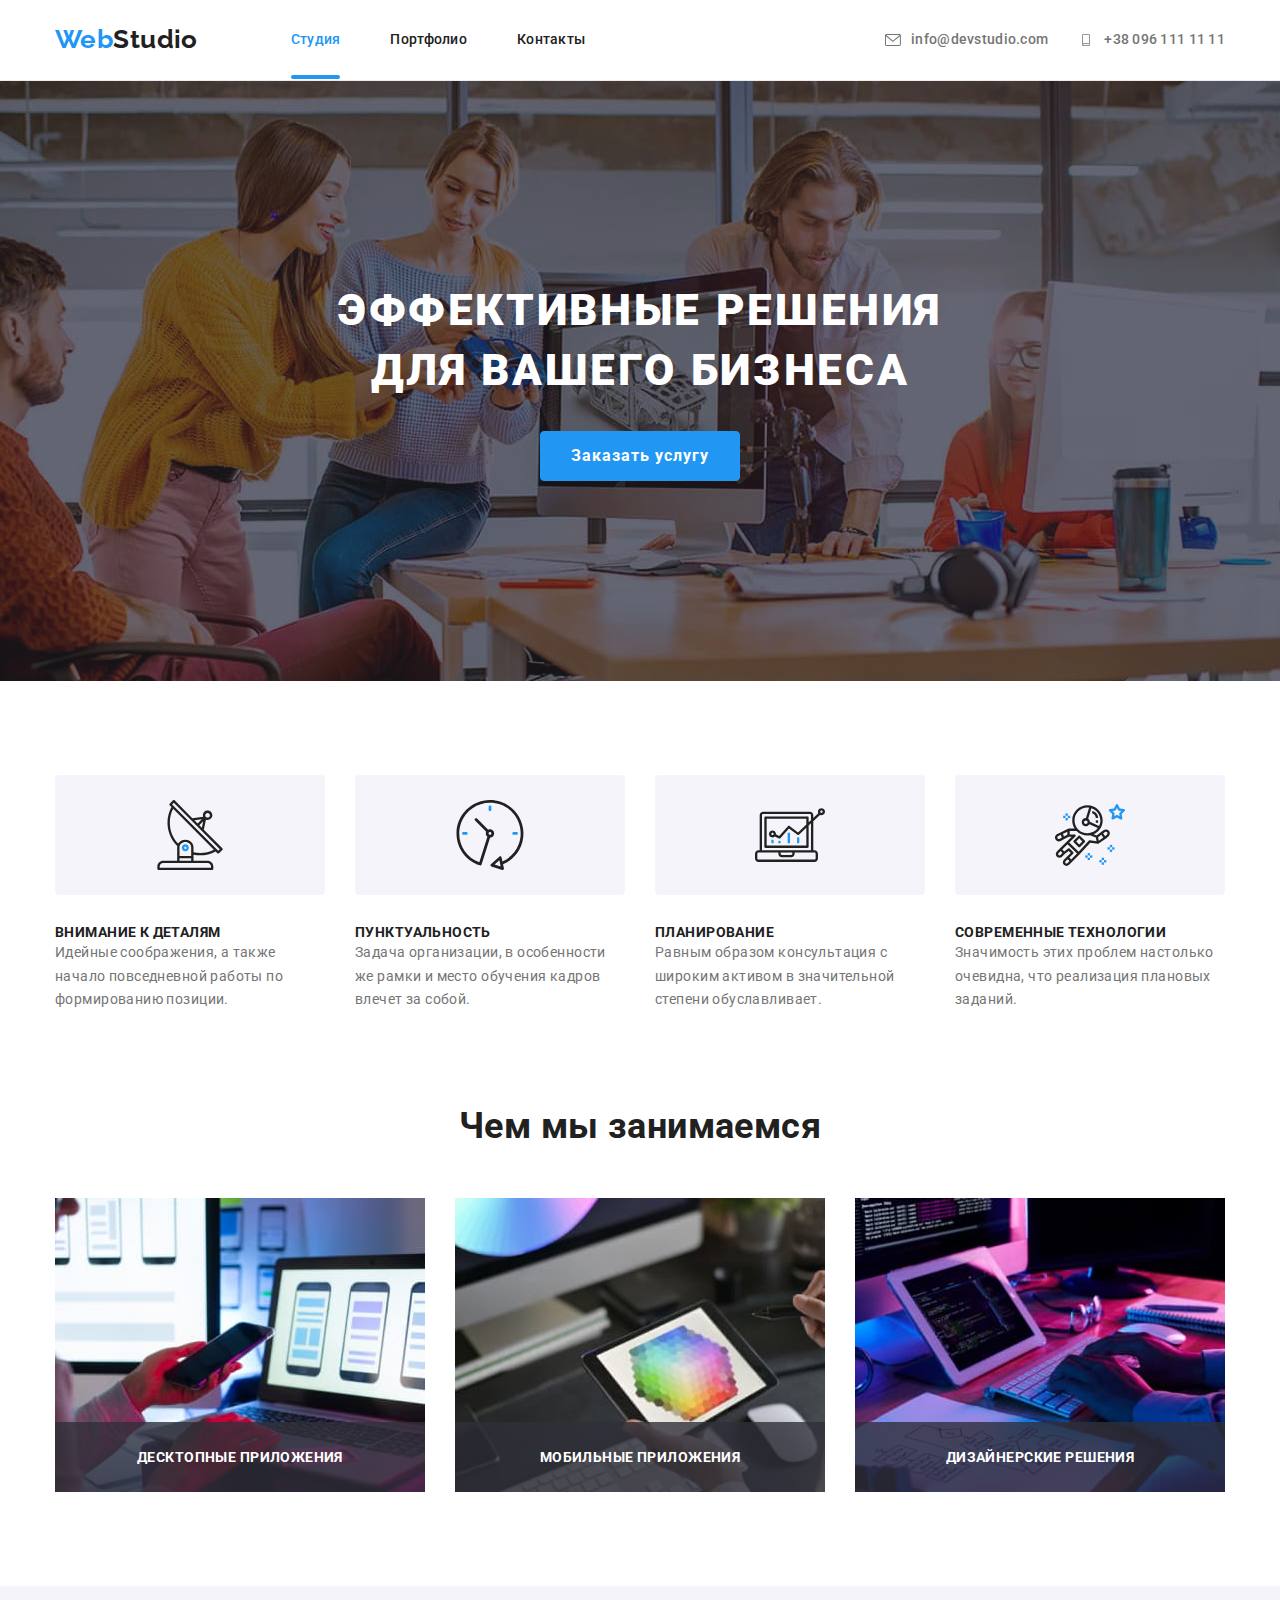
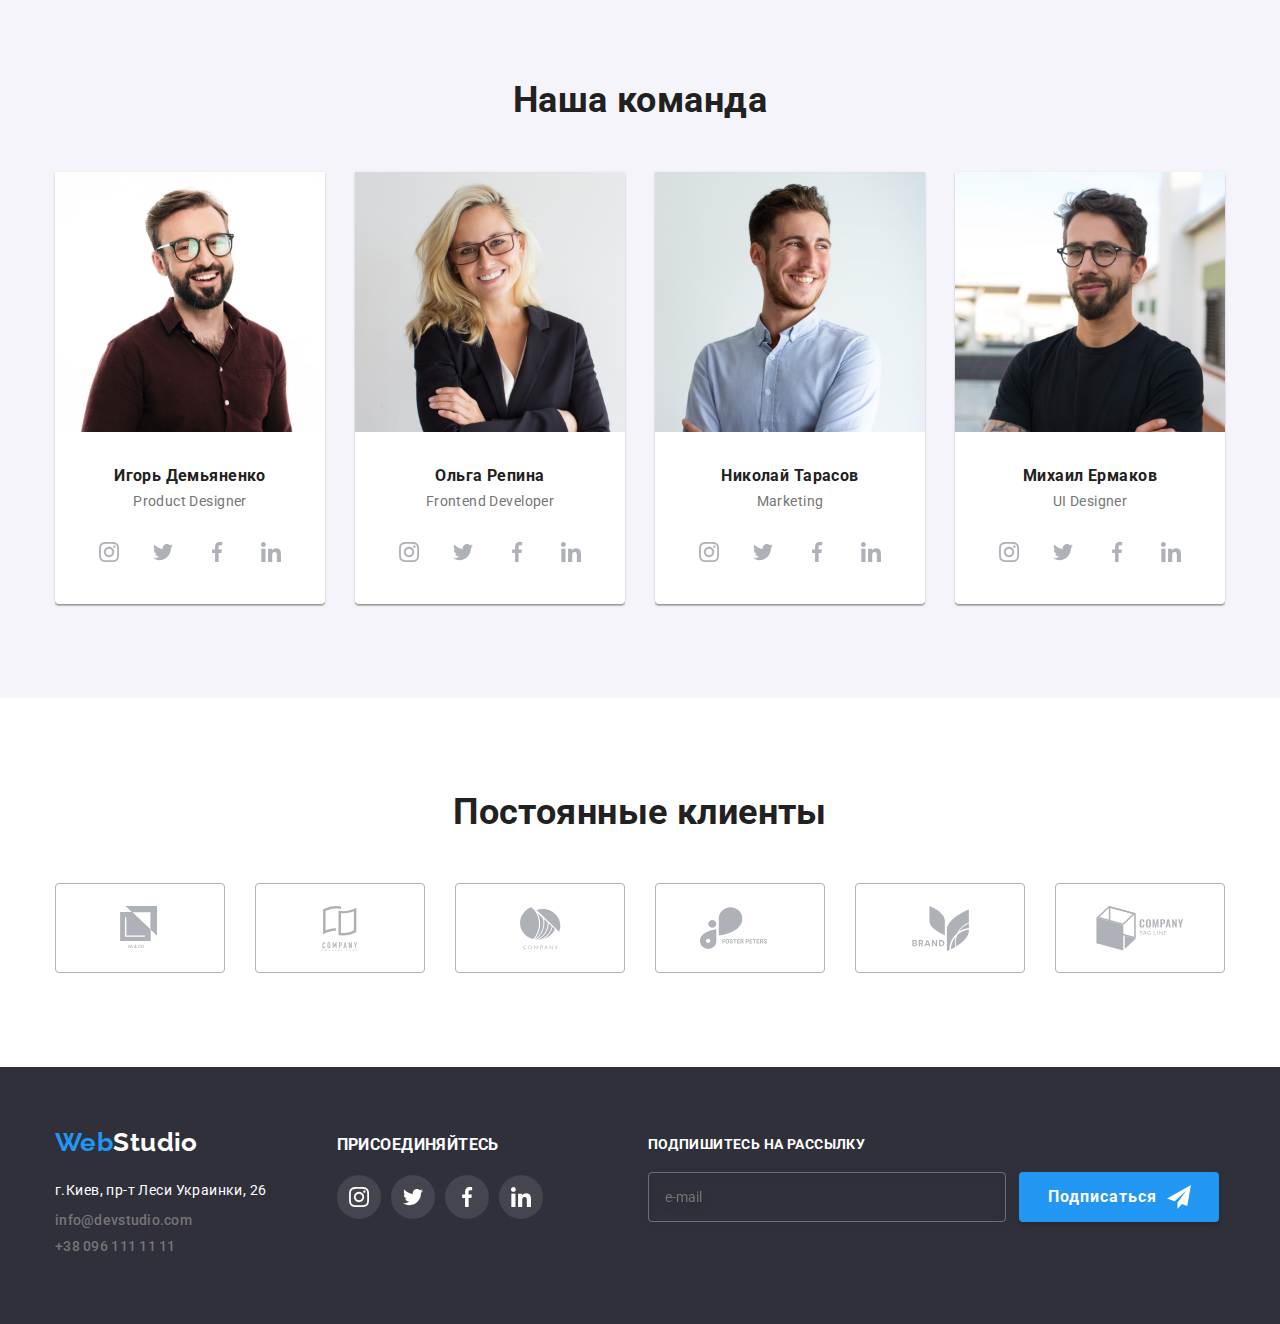
<file: index.html>
<!DOCTYPE html>

<html lang="ru">
    <head>
        <meta charset="UTF-8" />
        <meta http-equiv="X-UA-Compatible" content="IE=edge" />
        <meta name="viewport" content="width=device-width, initial-scale=1.0" />
        <title>Studio</title>
        <link rel="preconnect" href="https://fonts.gstatic.com" />
        <link
            href="https://fonts.googleapis.com/css2?family=Raleway:wght@700&family=Roboto:wght@400;500;700&display=swap"
            rel="stylesheet"
        />
        <link
            rel="stylesheet"
            href="https://cdnjs.cloudflare.com/ajax/libs/modern-normalize/1.0.0/modern-normalize.min.css"
        />
        <link
            rel="stylesheet"
            href="https://cdnjs.cloudflare.com/ajax/libs/animate.css/4.1.1/animate.min.css"
        />
        <link rel="stylesheet" href="./css/main.css" />
    </head>
    <body>
        <header>
            <div class="container header">
                <nav class="header-nav">
                    <a href="./index.html" class="logo logo-header">
                        <span class="logo-blue">Web</span>Studio
                    </a>
                    <ul class="page-ref">
                        <li>
                            <a href="./index.html" class="active page"
                                >Студия</a
                            >
                        </li>
                        <li>
                            <a href="./portfolio.html" class="page"
                                >Портфолио</a
                            >
                        </li>
                        <li>
                            <a
                                href="https://github.com/OrlovskyiPavlo/goit-markup-hw-03"
                                class="page"
                                >Контакты</a
                            >
                        </li>
                    </ul>
                </nav>
                <ul class="contacts">
                    <li>
                        <a href="mailto:info@devstudio.com" class="mail">
                            <svg class="svg-icon" width="16" height="12">
                                <use
                                    href="./images/sprite.svg#icon-envelope"
                                ></use></svg
                            >info@devstudio.com</a
                        >
                    </li>
                    <li>
                        <a href="tel:+380961111111" class="mobile">
                            <svg class="svg-icon" width="10" height="16">
                                <use
                                    href="./images/sprite.svg#icon-smartphone"
                                />
                            </svg>
                            +38 096 111 11 11
                        </a>
                    </li>
                </ul>
            </div>
        </header>
        <main>
            <section class="hero">
                <div class="container wrapper">
                    <h1>Эффективные решения для вашего бизнеса</h1>
                    <button class="button" data-modal-open>
                        Заказать услугу
                    </button>
                </div>
            </section>
            <!-- Особенности -->
            <section class="advantages">
                <div class="container">
                    <!-- заголовок скроем -->
                    <h2 class="visually-hidden">Принципы работы</h2>
                    <ul class="advantages-list">
                        <li class="item details-attantion">
                            <div class="svg-advantages">
                                <svg
                                    class="svg-icon"
                                    width="70px"
                                    height="70px"
                                >
                                    <use
                                        href="./images/sprite.svg#icon-antenna"
                                    ></use>
                                </svg>
                            </div>
                            <h3>Внимание к деталям</h3>
                            <p>
                                Идейные соображения, а также начало повседневной
                                работы по формированию позиции.
                            </p>
                        </li>
                        <li class="item punctuality">
                            <div class="svg-advantages">
                                <svg
                                    class="svg-icon"
                                    width="70px"
                                    height="70px"
                                >
                                    <use
                                        href="./images/sprite.svg#icon-clock"
                                    ></use>
                                </svg>
                            </div>
                            <h3>Пунктуальность</h3>
                            <p>
                                Задача организации, в особенности же рамки и
                                место обучения кадров влечет за собой.
                            </p>
                        </li>
                        <li class="item planning">
                            <div class="svg-advantages">
                                <svg
                                    class="svg-icon"
                                    width="70px"
                                    height="70px"
                                >
                                    <use
                                        href="./images/sprite.svg#icon-diagram"
                                    ></use>
                                </svg>
                            </div>
                            <h3>Планирование</h3>
                            <p>
                                Равным образом консультация с широким активом в
                                значительной степени обуславливает.
                            </p>
                        </li>
                        <li class="item tech">
                            <div class="svg-advantages">
                                <svg
                                    class="svg-icon"
                                    width="70px"
                                    height="70px"
                                >
                                    <use
                                        href="./images/sprite.svg#icon-astronaut"
                                    ></use>
                                </svg>
                            </div>
                            <h3>Современные технологии</h3>
                            <p>
                                Значимость этих проблем настолько очевидна, что
                                реализация плановых заданий.
                            </p>
                        </li>
                    </ul>
                </div>
            </section>
            <!-- Чем мы занимаемся -->
            <section class="occupation">
                <div class="container">
                    <h2 class="occupation-title">Чем мы занимаемся</h2>
                    <ul class="occupation-list">
                        <li class="occupation-list-item">
                            <img
                                src="./images/img01.jpg"
                                alt="Фото рабочего места 1"
                                width="370"
                            />
                            <p>Десктопные приложения</p>
                        </li>
                        <li class="occupation-list-item">
                            <img
                                src="./images/img02.jpg"
                                alt="Фото рабочего места 2"
                                width="370"
                            />
                            <p>Мобильные приложения</p>
                        </li>
                        <li class="occupation-list-item">
                            <img
                                src="./images/img03.jpg"
                                alt="Фото рабочего места 3"
                                width="370"
                            />
                            <p>Дизайнерские решения</p>
                        </li>
                    </ul>
                </div>
            </section>
            <!-- Наша команда -->
            <section class="group">
                <div class="container">
                    <h2>Наша команда</h2>
                    <ul class="employee-list">
                        <li>
                            <img
                                src="./images/img04.jpg"
                                alt="фото Игоря Демьянченко"
                                width="270"
                            />
                            <div class="employee-card">
                                <h3 class="employee-name">Игорь Демьяненко</h3>
                                <p>Product Designer</p>
                                <ul class="group-social">
                                    <li class="social-link">
                                        <a href="#" class="icon">
                                            <svg
                                                class="icon-socials"
                                                width="20"
                                                height="20"
                                            >
                                                <use
                                                    href="./images/sprite.svg#icon-instagram"
                                                ></use>
                                            </svg>
                                        </a>
                                    </li>
                                    <li class="social-link">
                                        <a href="#" class="icon">
                                            <svg
                                                class="icon-socials"
                                                width="20"
                                                height="20"
                                            >
                                                <use
                                                    href="./images/sprite.svg#icon-twitter"
                                                ></use>
                                            </svg>
                                        </a>
                                    </li>
                                    <li class="social-link">
                                        <a href="#" class="icon">
                                            <svg
                                                class="icon-socials"
                                                width="20"
                                                height="20"
                                            >
                                                <use
                                                    href="./images/sprite.svg#icon-facebook"
                                                ></use>
                                            </svg>
                                        </a>
                                    </li>
                                    <li class="social-link">
                                        <a href="#" class="icon">
                                            <svg
                                                class="icon-socials"
                                                width="20"
                                                height="20"
                                            >
                                                <use
                                                    href="./images/sprite.svg#icon-linkedin"
                                                ></use>
                                            </svg>
                                        </a>
                                    </li>
                                </ul>
                            </div>
                        </li>
                        <li>
                            <img
                                src="./images/img05.jpg"
                                alt="фото Ольги Репиной"
                                width="270"
                            />
                            <div class="employee-card">
                                <h3 class="employee-name">Ольга Репина</h3>
                                <p>Frontend Developer</p>
                                <ul class="group-social">
                                    <li class="social-link">
                                        <a href="#" class="icon">
                                            <svg width="20" height="20">
                                                <use
                                                    href="./images/sprite.svg#icon-instagram"
                                                ></use>
                                            </svg>
                                        </a>
                                    </li>
                                    <li class="social-link">
                                        <a href="#" class="icon">
                                            <svg width="20" height="20">
                                                <use
                                                    href="./images/sprite.svg#icon-twitter"
                                                ></use>
                                            </svg>
                                        </a>
                                    </li>
                                    <li class="social-link">
                                        <a href="#" class="icon">
                                            <svg width="20" height="20">
                                                <use
                                                    href="./images/sprite.svg#icon-facebook"
                                                ></use>
                                            </svg>
                                        </a>
                                    </li>
                                    <li class="social-link">
                                        <a href="#" class="icon">
                                            <svg width="20" height="20">
                                                <use
                                                    href="./images/sprite.svg#icon-linkedin"
                                                ></use>
                                            </svg>
                                        </a>
                                    </li>
                                </ul>
                            </div>
                        </li>
                        <li>
                            <img
                                src="./images/img06.jpg"
                                alt="фото Николая Тарасова"
                                width="270"
                            />
                            <div class="employee-card">
                                <h3 class="employee-name">Николай Тарасов</h3>
                                <p>Marketing</p>
                                <ul class="group-social">
                                    <li class="social-link">
                                        <a href="#" class="icon">
                                            <svg width="20" height="20">
                                                <use
                                                    href="./images/sprite.svg#icon-instagram"
                                                ></use>
                                            </svg>
                                        </a>
                                    </li>
                                    <li class="social-link">
                                        <a href="#" class="icon">
                                            <svg width="20" height="20">
                                                <use
                                                    href="./images/sprite.svg#icon-twitter"
                                                ></use>
                                            </svg>
                                        </a>
                                    </li>
                                    <li class="social-link">
                                        <a href="#" class="icon">
                                            <svg width="20" height="20">
                                                <use
                                                    href="./images/sprite.svg#icon-facebook"
                                                ></use>
                                            </svg>
                                        </a>
                                    </li>
                                    <li class="social-link">
                                        <a href="#" class="icon">
                                            <svg width="20" height="20">
                                                <use
                                                    href="./images/sprite.svg#icon-linkedin"
                                                ></use>
                                            </svg>
                                        </a>
                                    </li>
                                </ul>
                            </div>
                        </li>
                        <li>
                            <img
                                src="./images/img07.jpg"
                                alt="фото Михаила Ермакова"
                                width="270"
                            />
                            <div class="employee-card">
                                <h3 class="employee-name">Михаил Ермаков</h3>
                                <p>UI Designer</p>
                                <ul class="group-social">
                                    <li class="social-link">
                                        <a href="#" class="icon">
                                            <svg width="20" height="20">
                                                <use
                                                    href="./images/sprite.svg#icon-instagram"
                                                ></use>
                                            </svg>
                                        </a>
                                    </li>
                                    <li class="social-link">
                                        <a href="#" class="icon">
                                            <svg width="20" height="20">
                                                <use
                                                    href="./images/sprite.svg#icon-twitter"
                                                ></use>
                                            </svg>
                                        </a>
                                    </li>
                                    <li class="social-link">
                                        <a href="#" class="icon">
                                            <svg width="20" height="20">
                                                <use
                                                    href="./images/sprite.svg#icon-facebook"
                                                ></use>
                                            </svg>
                                        </a>
                                    </li>
                                    <li class="social-link">
                                        <a href="#" class="icon">
                                            <svg width="20" height="20">
                                                <use
                                                    href="./images/sprite.svg#icon-linkedin"
                                                ></use>
                                            </svg>
                                        </a>
                                    </li>
                                </ul>
                            </div>
                        </li>
                    </ul>
                </div>
            </section>
            <section class="customers">
                <div class="container">
                    <h2 class="customers-title">Постоянные клиенты</h2>
                    <ul class="customers-list">
                        <li>
                            <a href="#" class="customers-link">
                                <svg
                                    class="icon-company"
                                    width="45"
                                    height="50"
                                >
                                    <use
                                        href="./images/sprite.svg#icon-logo-1"
                                    ></use>
                                </svg>
                            </a>
                        </li>
                        <li>
                            <a href="#" class="customers-link">
                                <svg
                                    class="icon-company"
                                    width="40"
                                    height="52"
                                >
                                    <use
                                        href="./images/sprite.svg#icon-logo-2"
                                    ></use>
                                </svg>
                            </a>
                        </li>
                        <li>
                            <a href="#" class="customers-link">
                                <svg
                                    class="icon-company"
                                    width="41"
                                    height="43"
                                >
                                    <use
                                        href="./images/sprite.svg#icon-logo-3"
                                    ></use>
                                </svg>
                            </a>
                        </li>
                        <li>
                            <a href="#" class="customers-link">
                                <svg
                                    class="icon-company"
                                    width="80"
                                    height="42"
                                >
                                    <use
                                        href="./images/sprite.svg#icon-logo-4"
                                    ></use>
                                </svg>
                            </a>
                        </li>
                        <li>
                            <a href="#" class="customers-link">
                                <svg
                                    class="icon-company"
                                    width="59"
                                    height="47"
                                >
                                    <use
                                        href="./images/sprite.svg#icon-logo-5"
                                    ></use>
                                </svg>
                            </a>
                        </li>
                        <li>
                            <a href="#" class="customers-link">
                                <svg
                                    class="icon-company"
                                    width="88"
                                    height="45"
                                >
                                    <use
                                        href="./images/sprite.svg#icon-logo-6"
                                    ></use>
                                </svg>
                            </a>
                        </li>
                    </ul>
                </div>
            </section>
        </main>
        <!--добро пожаловать в подвал-->
        <footer class="footer">
            <div class="container footer-flex">
                <div>
                    <a class="logo logo-footer" href="./index.html">
                        <span class="logo-blue">Web</span><span>Studio</span>
                    </a>
                    <address class="address">
                        <p>г.Киев, пр-т Леси Украинки, 26</p>
                    </address>
                    <ul class="footer-contacts">
                        <li>
                            <a href="mailto:info@devstudio.com" class="mail"
                                >info@devstudio.com</a
                            >
                        </li>
                        <li>
                            <a href="tel:+380961111111" class="mobile"
                                >+38 096 111 11 11</a
                            >
                        </li>
                    </ul>
                </div>
                <div class="connect">
                    <h3>Присоединяйтесь</h3>
                    <ul class="footer-social-link">
                        <li class="social-link">
                            <a href="#" class="icon">
                                <svg width="20" height="20">
                                    <use
                                        href="./images/sprite.svg#icon-instagram"
                                    ></use>
                                </svg>
                            </a>
                        </li>
                        <li class="social-link">
                            <a href="#" class="icon">
                                <svg width="20" height="20">
                                    <use
                                        href="./images/sprite.svg#icon-twitter"
                                    ></use>
                                </svg>
                            </a>
                        </li>
                        <li class="social-link">
                            <a href="#" class="icon">
                                <svg width="20" height="20">
                                    <use
                                        href="./images/sprite.svg#icon-facebook"
                                    ></use>
                                </svg>
                            </a>
                        </li>
                        <li class="social-link">
                            <a href="#" class="icon">
                                <svg width="20" height="20">
                                    <use
                                        href="./images/sprite.svg#icon-linkedin"
                                    ></use>
                                </svg>
                            </a>
                        </li>
                    </ul>
                </div>
                <div class="subscribe">
                    <h3>Подпишитесь на рассылку</h3>
                    <form action="#" class="footer-subscribe">
                        <input
                            type="email"
                            class="mail-footer-input"
                            name="subscription"
                            placeholder="e-mail"
                        />
                        <button type="submit" class="mail-footer-btn">
                            Подписаться
                            <svg class="plane-icon" width="24" height="24">
                                <use
                                    href="./images/sprite.svg#icon-plane"
                                ></use>
                            </svg>
                        </button>
                    </form>
                </div>
            </div>
        </footer>
        <div class="backdrop is-hidden" data-modal>
            <div class="modal-screen">
                <button type="button" class="close-btn" data-modal-close>
                    <svg width="11" height="11">
                        <use href="./images/sprite.svg#icon-close"></use>
                    </svg>
                </button>
                <h3>Оставьте свои данные, мы вам перезвоним</h3>
                <form action="#" class="modal-form">
                    <label class="modal-form-field">Имя</label>
                    <div class="icon-input">
                        <input
                            type="text"
                            name="user-name"
                            class="modal-form-input"
                            required
                            minlength="2"
                        />
                        <svg
                            class="modal-form-icon person_svg"
                            width="18"
                            height="18"
                        >
                            <use href="./images/sprite.svg#icon-person"></use>
                        </svg>
                    </div>
                    <label class="modal-form-field">Телефон</label>
                    <div class="icon-input">
                        <input
                            type="tel"
                            name="user-phone"
                            class="modal-form-input"
                            required
                            pattern="[0-9]{3}-[0-9]{3}-[0-9]{2}-[0-9]{2}"
                            title="Введите данные в указанном формате"
                        />
                        <svg
                            class="modal-form-icon phone_svg"
                            width="18"
                            height="18"
                        >
                            <use href="./images/sprite.svg#icon-phone"></use>
                        </svg>
                    </div>
                    <label class="modal-form-field">Почта</label>
                    <div class="icon-input">
                        <input
                            type="tel"
                            name="user-email"
                            class="modal-form-input"
                            title="Введите данные в указанном формате"
                        />
                        <svg
                            class="modal-form-icon email_svg"
                            width="18"
                            height="18"
                        >
                            <use href="./images/sprite.svg#icon-email"></use>
                        </svg>
                    </div>
                    <label class="modal-form-field">Сообщение</label>
                    <div class="icon-input">
                        <textarea
                            name="user-message"
                            class="modal-form-message"
                            placeholder="Введите текст"
                        ></textarea>
                    </div>
                    <input
                        type="checkbox"
                        id="user-term"
                        name="user-term"
                        class="modal-form-term visually-hidden"
                    />
                    <label class="check-label" for="user-term"
                        >Соглашаюсь с рассылкой и принимаю&nbsp;
                        <a href="" class="policy_link"
                            >Условия договора</a
                        ></label
                    >
                    <button type="submit" class="modal-form-btn">
                        Отправить
                    </button>
                </form>
            </div>
        </div>
        <script src="./js/modal.js"></script>
        <!--is-hidden (вернуть на место после backdrop)-->
    </body>
</html>
</file>
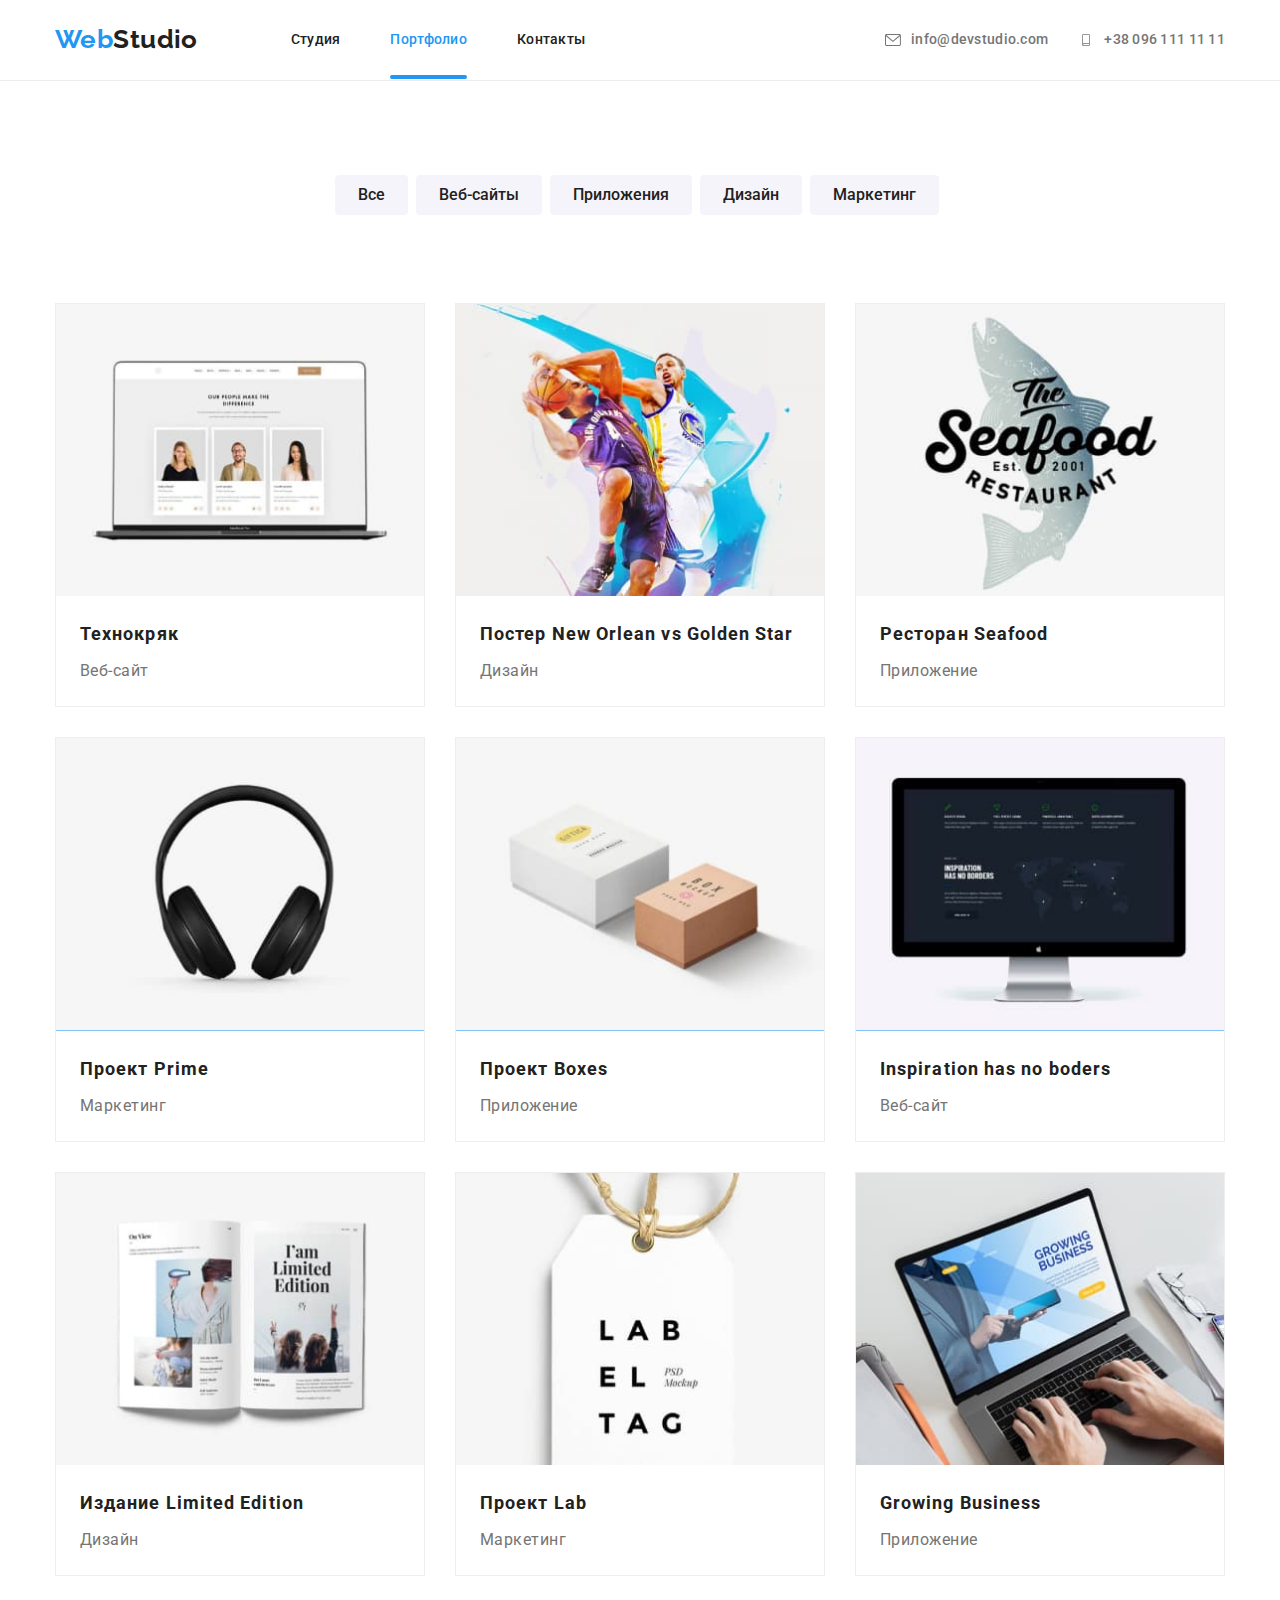
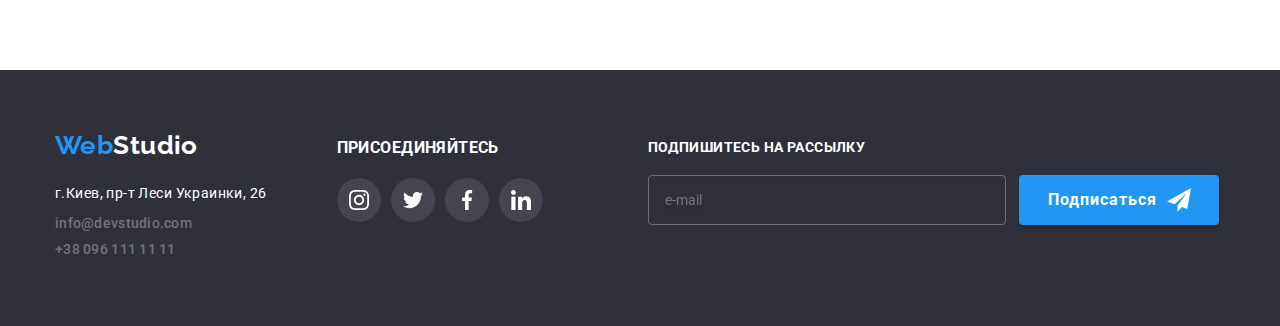
<file: portfolio.html>
<!DOCTYPE html>
<html lang="en">
    <head>
        <meta charset="UTF-8" />
        <meta http-equiv="X-UA-Compatible" content="IE=edge" />
        <meta name="viewport" content="width=device-width, initial-scale=1.0" />
        <title>Portfolio</title>
        <link rel="preconnect" href="https://fonts.gstatic.com" />
        <link
            href="https://fonts.googleapis.com/css2?family=Raleway:wght@700&family=Roboto:wght@400;500;700&display=swap"
            rel="stylesheet"
        />
        <link
            rel="stylesheet"
            href="https://cdnjs.cloudflare.com/ajax/libs/modern-normalize/1.0.0/modern-normalize.min.css"
        />
        <link
            rel="stylesheet"
            href="https://cdnjs.cloudflare.com/ajax/libs/animate.css/4.1.1/animate.min.css"
        />
        <link rel="stylesheet" href="./css/main.css" />
    </head>
    <body>
        <header>
            <div class="container header">
                <nav class="header-nav">
                    <a href="./index.html" class="logo logo-header">
                        <span class="logo-blue">Web</span>Studio
                    </a>
                    <ul class="page-ref">
                        <li>
                            <a href="./index.html" class="page">Студия</a>
                        </li>
                        <li>
                            <a href="./portfolio.html" class="active page"
                                >Портфолио</a
                            >
                        </li>
                        <li>
                            <a href="/contact" class="page">Контакты</a>
                        </li>
                    </ul>
                </nav>
                <ul class="contacts">
                    <li>
                        <a href="mailto:info@devstudio.com" class="mail">
                            <svg class="svg-icon" width="16" height="12">
                                <use
                                    href="./images/sprite.svg#icon-envelope"
                                ></use></svg
                            >info@devstudio.com</a
                        >
                    </li>
                    <li>
                        <a href="tel:+380961111111" class="mobile">
                            <svg class="svg-icon" width="10" height="16">
                                <use
                                    href="./images/sprite.svg#icon-smartphone"
                                ></use></svg
                            >+38 096 111 11 11</a
                        >
                    </li>
                </ul>
            </div>
        </header>
        <main>
            <section class="portfolio">
                <div class="container">
                    <h2 class="visually-hidden">Проекты</h2>
                    <ul class="filter-panel">
                        <li>
                            <button type="button" class="filter-button">
                                Все
                            </button>
                        </li>
                        <li>
                            <button type="button" class="filter-button">
                                Веб-сайты
                            </button>
                        </li>
                        <li>
                            <button type="button" class="filter-button">
                                Приложения
                            </button>
                        </li>
                        <li>
                            <button type="button" class="filter-button">
                                Дизайн
                            </button>
                        </li>
                        <li>
                            <button type="button" class="filter-button">
                                Маркетинг
                            </button>
                        </li>
                    </ul>
                    <ul class="projects-list">
                        <li class="project-item">
                            <a href="#" class="project-link">
                                <div class="board-hidden">
                                    <img
                                        src="./images/portfolio-1.jpg"
                                        alt="Веб-сайт"
                                        width="370"
                                    />
                                    <p class="overlay-block">
                                        Технокряк это современная площадка
                                        распространения коронавируса. Компании
                                        используют эту платформу для цифрового
                                        шпионажа и атак на защищённые сервера
                                        конкурентов.
                                    </p>
                                </div>
                                <h3 class="projects-list-title">Технокряк</h3>
                                <p class="projects-list-type">Веб-сайт</p>
                            </a>
                        </li>
                        <li class="project-item">
                            <a href="#" class="project-link">
                                <div class="board-hidden">
                                    <img
                                        src="./images/portfolio-2.jpg"
                                        alt="Дизайн"
                                        width="370"
                                    />
                                    <p class="overlay-block">
                                        Технокряк это современная площадка
                                        распространения коронавируса. Компании
                                        используют эту платформу для цифрового
                                        шпионажа и атак на защищённые сервера
                                        конкурентов.
                                    </p>
                                </div>
                                <h3 class="projects-list-title">
                                    Постер New Orlean vs Golden Star
                                </h3>
                                <p class="projects-list-type">Дизайн</p>
                            </a>
                        </li>
                        <li class="project-item">
                            <a href="#" class="project-link">
                                <div class="board-hidden">
                                    <img
                                        src="./images/portfolio-3.jpg"
                                        alt="Приложение"
                                        width="370"
                                    />
                                    <p class="overlay-block">
                                        Технокряк это современная площадка
                                        распространения коронавируса. Компании
                                        используют эту платформу для цифрового
                                        шпионажа и атак на защищённые сервера
                                        конкурентов.
                                    </p>
                                </div>
                                <h3 class="projects-list-title">
                                    Ресторан Seafood
                                </h3>
                                <p class="projects-list-type">Приложение</p>
                            </a>
                        </li>
                        <li class="project-item">
                            <a href="#" class="project-link">
                                <div class="board-hidden">
                                    <img
                                        src="./images/portfolio-4.jpg"
                                        alt="Маркетинг"
                                        width="370"
                                    />
                                    <p class="overlay-block">
                                        Технокряк это современная площадка
                                        распространения коронавируса. Компании
                                        используют эту платформу для цифрового
                                        шпионажа и атак на защищённые сервера
                                        конкурентов.
                                    </p>
                                </div>
                                <h3 class="projects-list-title">
                                    Проект Prime
                                </h3>
                                <p class="projects-list-type">Маркетинг</p>
                            </a>
                        </li>
                        <li class="project-item">
                            <a href="#" class="project-link">
                                <div class="board-hidden">
                                    <img
                                        src="./images/portfolio-5.jpg"
                                        alt="Приложение"
                                        width="370"
                                    />
                                    <p class="overlay-block">
                                        Технокряк это современная площадка
                                        распространения коронавируса. Компании
                                        используют эту платформу для цифрового
                                        шпионажа и атак на защищённые сервера
                                        конкурентов.
                                    </p>
                                </div>
                                <h3 class="projects-list-title">
                                    Проект Boxes
                                </h3>
                                <p class="projects-list-type">Приложение</p>
                            </a>
                        </li>
                        <li class="project-item">
                            <a href="#" class="project-link">
                                <div class="board-hidden">
                                    <img
                                        src="./images/portfolio-6.jpg"
                                        alt="Веб-сайт"
                                        width="370"
                                    />
                                    <p class="overlay-block">
                                        Технокряк это современная площадка
                                        распространения коронавируса. Компании
                                        используют эту платформу для цифрового
                                        шпионажа и атак на защищённые сервера
                                        конкурентов.
                                    </p>
                                </div>
                                <h3 class="projects-list-title">
                                    Inspiration has no boders
                                </h3>
                                <p class="projects-list-type">Веб-сайт</p>
                            </a>
                        </li>
                        <li class="project-item">
                            <a href="#" class="project-link">
                                <div class="board-hidden">
                                    <img
                                        src="./images/portfolio-7.jpg"
                                        alt="Дизайн"
                                        width="370"
                                    />
                                    <p class="overlay-block">
                                        Технокряк это современная площадка
                                        распространения коронавируса. Компании
                                        используют эту платформу для цифрового
                                        шпионажа и атак на защищённые сервера
                                        конкурентов.
                                    </p>
                                </div>
                                <h3 class="projects-list-title">
                                    Издание Limited Edition
                                </h3>
                                <p class="projects-list-type">Дизайн</p>
                            </a>
                        </li>
                        <li class="project-item">
                            <a href="#" class="project-link">
                                <div class="board-hidden">
                                    <img
                                        src="./images/portfolio-8.jpg"
                                        alt="Маркетинг"
                                        width="370"
                                    />
                                    <p class="overlay-block">
                                        Технокряк это современная площадка
                                        распространения коронавируса. Компании
                                        используют эту платформу для цифрового
                                        шпионажа и атак на защищённые сервера
                                        конкурентов.
                                    </p>
                                </div>
                                <h3 class="projects-list-title">Проект Lab</h3>
                                <p class="projects-list-type">Маркетинг</p>
                            </a>
                        </li>
                        <li class="project-item">
                            <a href="#" class="project-link">
                                <div class="board-hidden">
                                    <img
                                        src="./images/portfolio-9.jpg"
                                        alt="Приложение"
                                        width="370"
                                    />
                                    <p class="overlay-block">
                                        Технокряк это современная площадка
                                        распространения коронавируса. Компании
                                        используют эту платформу для цифрового
                                        шпионажа и атак на защищённые сервера
                                        конкурентов.
                                    </p>
                                </div>
                                <h3 class="projects-list-title">
                                    Growing Business
                                </h3>
                                <p class="projects-list-type">Приложение</p>
                            </a>
                        </li>
                    </ul>
                </div>
            </section>
        </main>
        <!--добро пожаловать в подвал-->
        <footer class="footer">
            <div class="container footer-flex">
                <div>
                    <a class="logo logo-footer" href="./index.html">
                        <span class="logo-blue">Web</span><span>Studio</span>
                    </a>
                    <address class="address">
                        <p>г.Киев, пр-т Леси Украинки, 26</p>
                    </address>
                    <ul class="footer-contacts">
                        <li>
                            <a href="mailto:info@devstudio.com" class="mail">info@devstudio.com</a>
                        </li>
                        <li>
                            <a href="tel:+380961111111" class="mobile">+38 096 111 11 11</a>
                        </li>
                    </ul>
                </div>
                <div class="connect">
                    <h3>Присоединяйтесь</h3>
                    <ul class="footer-social-link">
                        <li class="social-link">
                            <a href="#" class="icon">
                                <svg width="20" height="20">
                                    <use href="./images/sprite.svg#icon-instagram"></use>
                                </svg>
                            </a>
                        </li>
                        <li class="social-link">
                            <a href="#" class="icon">
                                <svg width="20" height="20">
                                    <use href="./images/sprite.svg#icon-twitter"></use>
                                </svg>
                            </a>
                        </li>
                        <li class="social-link">
                            <a href="#" class="icon">
                                <svg width="20" height="20">
                                    <use href="./images/sprite.svg#icon-facebook"></use>
                                </svg>
                            </a>
                        </li>
                        <li class="social-link">
                            <a href="#" class="icon">
                                <svg width="20" height="20">
                                    <use href="./images/sprite.svg#icon-linkedin"></use>
                                </svg>
                            </a>
                        </li>
                    </ul>
                </div>
                <div class="subscribe">
                    <h3>Подпишитесь на рассылку</h3>
                    <form action="#" class="footer-subscribe">
                        <input type="email" class="mail-footer-input" name="subscription" placeholder="e-mail" />
                        <button type="submit" class="mail-footer-btn">
                            Подписаться
                            <svg class="plane-icon" width="24" height="24">
                                <use href="./images/sprite.svg#icon-plane"></use>
                            </svg>
                        </button>
                    </form>
                </div>
            </div>
        </footer>
    </body>
</html>
</file>
<file: css/main.css>
:root {
    --primary-font-color: #212121;
    --secondary-font-color: #757575;
    --accent-color: #2196f3;
    --second-accent-color: #ffffff;
    --hero-background-color: #2f303a;
    --background-color: #f5f4fa;
    --occupation-color: rgba(47, 48, 58, 0.8);
    --secondary-backround-color: #2f303a;
    --card-shadow: 0px 2px 1px rgba(0, 0, 0, 0.2),
        0px 1px 1px rgba(0, 0, 0, 0.14), 0px 1px 3px rgba(0, 0, 0, 0.12);
    --overlay-background: rgba(33, 150, 243, 0.9);
    --trans-duration: 250ms;
    --cubik: cubic-bezier(0.4, 0, 0.2, 1);
    --modal-bgc: rgba(0, 0, 0, 0.2);
    --hidden-bgc: rgba(33, 150, 243, 0.9);
}

img {
    display: block;
    max-width: 100%;
    height: auto;
}

ul {
    list-style-type: none;
    padding: 0;
    margin: 0;
}

a,
a:visited {
    text-decoration: none;
}

h1,
h2,
h3,
h4,
h5,
h6,
p {
    margin: 0;
}

ul,
ol {
    margin: 0;
    padding: 0;
}

body {
    font-family: 'Roboto', sans-serif;
    font-weight: 400;
    letter-spacing: 0.03em;
    font-size: 14px;
    line-height: 1.71;
    color: var(--primary-font-color);
    margin: 0px;
}

h1 {
    font-weight: 900;
    font-size: 44px;
    line-height: 1.36;
    letter-spacing: 0.06em;
    text-align: center;
    color: #ffffff;
    text-transform: uppercase;
}

h2 {
    font-size: 36px;
    line-height: 1.16;
    font-weight: 700;
    text-align: center;
}

h3 p {
    font-style: normal;
    font-weight: normal;
    font-size: 14px;
    line-height: 1.7;
    color: var(--secondary-font-color);
    letter-spacing: 0.03em;
}

.visually-hidden {
    position: absolute !important;
    clip: rect(1px 1px 1px 1px);
    clip: rect(1px, 1px, 1px, 1px);
    padding: 0 !important;
    border: 0 !important;
    height: 1px !important;
    width: 1px !important;
    overflow: hidden;
}

.container {
    width: 1200px;
    padding-left: 15px;
    padding-right: 15px;
    margin-left: auto;
    margin-right: auto;
}

.logo {
    font-family: 'Raleway', sans-serif;
    font-weight: 700;
    font-size: 26px;
    line-height: 1.19;
    padding-top: 24px;
    padding-bottom: 25px;
}

.logo-header {
    color: var(--primary-font-color);
}

.logo-footer {
    color: var(--second-accent-color);
}

.logo-blue {
    color: var(--accent-color);
}

header {
    border-bottom: 1px solid #ececec;
}

.header {
    display: -webkit-box;
    display: -ms-flexbox;
    display: flex;
    -webkit-box-align: center;
    -ms-flex-align: center;
    align-items: center;
}

.header-nav {
    display: -webkit-box;
    display: -ms-flexbox;
    display: flex;
    -webkit-box-align: center;
    -ms-flex-align: center;
    align-items: center;
}

.header-nav .page {
    position: relative;
    -webkit-transition-timing-function: var(--cubik);
    transition-timing-function: var(--cubik);
    -webkit-transition-duration: var(--trans-duration);
    transition-duration: var(--trans-duration);
}

.header-nav .active.page::after {
    content: '';
    position: absolute;
    background-color: var(--accent-color);
    width: 100%;
    height: 4px;
    border-radius: 2px;
    bottom: 0;
    left: 0;
}

.logo.logo-header {
    margin-right: 93px;
}

.page-ref {
    display: -webkit-box;
    display: -ms-flexbox;
    display: flex;
}

.page-ref li:not(:last-child) {
    margin-right: 50px;
}

.page:focus {
    outline: none;
    color: var(--accent-color);
}

.page {
    color: var(--primary-font-color);
    padding-top: 32px;
    padding-bottom: 32px;
}

.page-ref,
a:visited {
    letter-spacing: 0.02em;
    line-height: 1.14;
    font-weight: 500;
}

.page-ref a:hover,
.mail:hover,
.mobile:hover {
    color: var(--accent-color);
}

.active.page {
    color: var(--accent-color);
}

.contacts {
    display: -webkit-box;
    display: -ms-flexbox;
    display: flex;
    margin-left: auto;
}

.contacts li:last-child {
    margin-left: 30px;
}

.mail,
.mobile {
    display: -webkit-box;
    display: -ms-flexbox;
    display: flex;
    -webkit-box-align: center;
    -ms-flex-align: center;
    align-items: center;
    letter-spacing: 0.02em;
    line-height: 1.2;
    font-weight: 500;
    color: var(--secondary-font-color);
    -webkit-transition-property: color;
    transition-property: color;
    -webkit-transition-timing-function: var(--cubik);
    transition-timing-function: var(--cubik);
    -webkit-transition-duration: var(--trans-duration);
    transition-duration: var(--trans-duration);
}

.svg-icon {
    -webkit-transition-property: fill;
    transition-property: fill;
    -webkit-transition-timing-function: var(--cubik);
    transition-timing-function: var(--cubik);
    -webkit-transition-duration: var(--trans-duration);
    transition-duration: var(--trans-duration);
}

.hero {
    display: -webkit-box;
    display: -ms-flexbox;
    display: flex;
    -webkit-box-orient: vertical;
    -webkit-box-direction: normal;
    -ms-flex-direction: column;
    flex-direction: column;
    -webkit-box-align: center;
    -ms-flex-align: center;
    align-items: center;
    -webkit-box-pack: center;
    -ms-flex-pack: center;
    justify-content: center;
    text-align: center;
    max-width: 1600px;
    height: 600px;
    margin: 0 auto;
    background-color: var(--hero-background-color);
    background-position: center;
    background-size: cover;
    background-image: -webkit-gradient(
            linear,
            left top,
            left bottom,
            from(rgba(47, 48, 58, 0.4)),
            to(rgba(47, 48, 58, 0.4))
        ),
        url(../images/hero.jpg);
    background-image: linear-gradient(
            rgba(47, 48, 58, 0.4),
            rgba(47, 48, 58, 0.4)
        ),
        url(../images/hero.jpg);
}

.button,
.button:focus {
    width: 200px;
    height: 50px;
    border: 1px solid var(--accent-color);
    background-color: var(--accent-color);
    letter-spacing: 0.06em;
    line-height: 1.87;
    font-size: 16px;
    font-family: 'Roboto', sans-serif;
    color: var(--second-accent-color);
    font-weight: 700;
    outline: none;
    cursor: pointer;
    margin-top: 30px;
    border-radius: 4px;
}

.wrapper {
    width: 696px;
    margin: 0 auto;
}

.advantages {
    line-height: 1.1;
    letter-spacing: 0.03em;
    padding-top: 94px;
    padding-bottom: 94px;
}

.advantages ul {
    display: -webkit-box;
    display: -ms-flexbox;
    display: flex;
    -webkit-box-pack: justify;
    -ms-flex-pack: justify;
    justify-content: space-between;
}

.advantages li:last-child {
    margin-right: 0;
}

.advantages li {
    width: 270px;
}

.advantages h3 {
    font-size: 14px;
    line-height: 1.14;
    font-weight: 700;
    text-transform: uppercase;
    color: var(--primary-font-color);
}

.advantages,
.group p {
    line-height: 1.7;
    color: var(--secondary-font-color);
}

.svg-advantages {
    width: 270px;
    height: 120px;
    background-color: var(--background-color);
    margin-bottom: 30px;
    display: -webkit-box;
    display: -ms-flexbox;
    display: flex;
    -webkit-box-pack: center;
    -ms-flex-pack: center;
    justify-content: center;
    -webkit-box-align: center;
    -ms-flex-align: center;
    align-items: center;
    border-radius: 4px;
}

.occupation {
    padding-bottom: 94px;
}

.occupation-title {
    margin-bottom: 50px;
}

.occupation-list {
    display: -webkit-box;
    display: -ms-flexbox;
    display: flex;
    -webkit-box-pack: justify;
    -ms-flex-pack: justify;
    justify-content: space-between;
}

.occupation-list {
    position: relative;
}

.occupation-list p {
    position: absolute;
    bottom: 0;
    width: 370px;
    background-color: rgba(47, 48, 58, 0.8);
    padding-top: 27px;
    padding-bottom: 27px;
    margin: 0;
    text-transform: uppercase;
    font-weight: 700;
    font-size: 14px;
    line-height: 16px;
    text-align: center;
    letter-spacing: 0.03em;
    color: #ffffff;
}

.group {
    background-color: var(--background-color);
    display: -webkit-box;
    display: -ms-flexbox;
    display: flex;
    padding-top: 94px;
    padding-bottom: 94px;
}

.employee-list {
    display: -webkit-box;
    display: -ms-flexbox;
    display: flex;
    -webkit-box-pack: justify;
    -ms-flex-pack: justify;
    justify-content: space-between;
}

.employee-list li:last-child {
    margin-right: 0;
}

.employee-card {
    padding-top: 30px;
    padding-bottom: 30px;
}

.group h2 {
    margin-bottom: 50px;
}

.employee-list > li {
    background-color: #ffffff;
    width: 270px;
    -webkit-box-shadow: var(--card-shadow);
    box-shadow: var(--card-shadow);
    border-radius: 0px 0px 4px 4px;
    text-align: center;
}

.customers-title {
    margin-bottom: 50px;
}

.customers-list {
    display: -webkit-box;
    display: -ms-flexbox;
    display: flex;
    -webkit-box-pack: center;
    -ms-flex-pack: center;
    justify-content: center;
    -webkit-box-align: center;
    -ms-flex-align: center;
    align-items: center;
    padding-bottom: 94px;
}

.customers-list li {
    width: 170px;
    height: 90px;
    margin-right: 30px;
}

.customers-list li:last-child {
    margin-right: 0;
}

.customers-list a {
    border: 1px solid #afb1b8;
    border-radius: 4px;
    margin-right: 30px;
    display: -webkit-box;
    display: -ms-flexbox;
    display: flex;
    width: 100%;
    height: 90px;
    -webkit-box-pack: center;
    -ms-flex-pack: center;
    justify-content: center;
    -webkit-box-align: center;
    -ms-flex-align: center;
    align-items: center;
}

.customers {
    padding-top: 94px;
}

.customers-link {
    -webkit-transition-property: border;
    transition-property: border;
    -webkit-transition-timing-function: var(--cubik);
    transition-timing-function: var(--cubik);
    -webkit-transition-duration: var(--trans-duration);
    transition-duration: var(--trans-duration);
}

.icon-company {
    -webkit-transition-property: fill;
    transition-property: fill;
    -webkit-transition-timing-function: var(--cubik);
    transition-timing-function: var(--cubik);
    -webkit-transition-duration: var(--trans-duration);
    transition-duration: var(--trans-duration);
}

.customers-link svg {
    height: 45px;
    fill: #afb1b8;
}

.customers-link:hover {
    border: 1px solid var(--accent-color);
}

.customers-link:hover svg {
    fill: var(--accent-color);
}

.customers-link:focus {
    outline: none;
    border: 1px solid var(--accent-color);
}

.customers-link:focus svg {
    fill: var(--accent-color);
}

.portfolio {
    display: -webkit-box;
    display: -ms-flexbox;
    display: flex;
    padding-bottom: 94px;
    padding-top: 94px;
}

.filter-panel {
    display: -webkit-box;
    display: -ms-flexbox;
    display: flex;
    -webkit-box-pack: centere;
    -ms-flex-pack: centere;
    justify-content: centere;
    margin-left: 280px;
    padding-bottom: 88px;
}

.filter-panel button {
    font-family: 'Roboto', sans-serif;
    font-weight: 500;
    font-size: 16px;
    line-height: 1.63;
    background-color: var(--background-color);
    color: var(--primary-font-color);
    padding: 6px 22px;
    border-radius: 4px;
    border: 1px solid #f5f4fa;
    -webkit-transition-property: color;
    transition-property: color;
    -webkit-transition-duration: var(--trans-duration);
    transition-duration: var(--trans-duration);
    -webkit-transition-timing-function: var(--cubik);
    transition-timing-function: var(--cubik);
}

.filter-panel button:hover {
    background-color: var(--accent-color);
    border-color: transparent;
    color: var(--second-accent-color);
    cursor: pointer;
    -webkit-box-shadow: 0px 3px 1px rgba(0, 0, 0, 0.1),
        0px 1px 2px rgba(0, 0, 0, 0.08), 0px 2px 2px rgba(0, 0, 0, 0.12);
    box-shadow: 0px 3px 1px rgba(0, 0, 0, 0.1), 0px 1px 2px rgba(0, 0, 0, 0.08),
        0px 2px 2px rgba(0, 0, 0, 0.12);
}

.filter-panel button:focus {
    background-color: var(--accent-color);
    color: var(--second-accent-color);
    outline: none;
    -webkit-box-shadow: 0px 3px 1px rgba(0, 0, 0, 0.1),
        0px 1px 2px rgba(0, 0, 0, 0.08), 0px 2px 2px rgba(0, 0, 0, 0.12);
    box-shadow: 0px 3px 1px rgba(0, 0, 0, 0.1), 0px 1px 2px rgba(0, 0, 0, 0.08),
        0px 2px 2px rgba(0, 0, 0, 0.12);
}

.filter-panel li {
    margin-right: 8px;
}

.filter-panel li:last-child {
    margin-right: 0px;
}

.project-link li {
    width: 370px;
    border: 1px solid #eeeeee;
    margin-left: 30px;
    margin-top: 30px;
}

.project-link {
    font-size: 18px;
    line-height: 2;
    letter-spacing: 0.06em;
    color: var(--primary-font-color);
}

.projects-list {
    display: -webkit-box;
    display: -ms-flexbox;
    display: flex;
    -ms-flex-wrap: wrap;
    flex-wrap: wrap;
    margin-left: -30px;
    margin-top: -30px;
}

.projects-list li {
    width: 370px;
    border: 1px solid #eeeeee;
    margin-left: 30px;
    margin-top: 30px;
}

.projects-list h3 {
    font-weight: 700;
    font-size: 18px;
    letter-spacing: 0.06em;
    line-height: 2;
    text-align: left;
    color: var(--primary-font-color);
    margin-top: 20px;
    margin-left: 24px;
    margin-bottom: 4px;
}

.projects-list-type {
    font-size: 16px;
    line-height: 1.87;
    letter-spacing: 0.03em;
    color: var(--secondary-font-color);
    margin-top: 4px;
    margin-left: 24px;
    margin-bottom: 20px;
}

.project-link {
    display: inline-block;
}

.project-link:focus .overlay-block {
    outline-color: var(--accent-color);
    -webkit-box-shadow: 0px 1px 1px black, 0px 4px 4px black, 1px 4px 6px black;
    box-shadow: 0px 1px 1px black, 0px 4px 4px black, 1px 4px 6px black;
    -webkit-transform: translateY(0%);
    transform: translateY(0%);
    -webkit-transition: -webkit-transform 250ms cubic-bezier(0.4, 0, 0.2, 1);
    transition: -webkit-transform 250ms cubic-bezier(0.4, 0, 0.2, 1);
    transition: transform 250ms cubic-bezier(0.4, 0, 0.2, 1);
    transition: transform 250ms cubic-bezier(0.4, 0, 0.2, 1),
        -webkit-transform 250ms cubic-bezier(0.4, 0, 0.2, 1);
}

.project-link:hover .overlay-block {
    -webkit-box-shadow: 0px 1px 1px black, 0px 4px 4px black, 1px 4px 6px black;
    box-shadow: 0px 1px 1px black, 0px 4px 4px black, 1px 4px 6px black;
    -webkit-transform: translateY(0%);
    transform: translateY(0%);
    -webkit-transition: -webkit-transform 250ms cubic-bezier(0.4, 0, 0.2, 1);
    transition: -webkit-transform 250ms cubic-bezier(0.4, 0, 0.2, 1);
    transition: transform 250ms cubic-bezier(0.4, 0, 0.2, 1);
    transition: transform 250ms cubic-bezier(0.4, 0, 0.2, 1),
        -webkit-transform 250ms cubic-bezier(0.4, 0, 0.2, 1);
}

.board-hidden {
    position: relative;
    overflow: hidden;
}

.overlay-block {
    position: absolute;
    top: 0;
    left: 0;
    height: 100%;
    background-color: var(--overlay-background);
    font-size: 18px;
    line-height: 1.56;
    letter-spacing: 0.03em;
    padding: 63px 24px;
    margin: 0;
    color: #ffffff;
    -webkit-transform: translateY(100%);
    transform: translateY(100%);
}

footer {
    background-color: var(--hero-background-color);
    padding-top: 60px;
    padding-bottom: 60px;
}

.logo.logo-footer {
    display: inline-block;
    padding-top: 0;
    padding-bottom: 0;
}

.address {
    font-style: normal;
    color: var(--second-accent-color);
}

.address p {
    margin-top: 20px;
    margin-bottom: 9px;
}

.footer-contacts li:not(last-child) {
    margin-bottom: 9px;
}

.contacts a {
    font-weight: 500;
    line-height: 1.1;
    color: var(--secondary-font-color);
}

.group-social {
    margin-top: 16px;
    display: -webkit-box;
    display: -ms-flexbox;
    display: flex;
    border-radius: 50%;
    padding-left: 32px;
    padding-right: 32px;
    -webkit-box-pack: justify;
    -ms-flex-pack: justify;
    justify-content: space-between;
}

.social-link {
    width: 44px;
    height: 44px;
    display: -webkit-box;
    display: -ms-flexbox;
    display: flex;
    -webkit-box-pack: center;
    -ms-flex-pack: center;
    justify-content: center;
    -webkit-box-align: center;
    -ms-flex-align: center;
    align-items: center;
    border-radius: 50%;
    -webkit-transition-property: var(--background-color);
    transition-property: var(--background-color);
    -webkit-transition-duration: var(--trans-duration);
    transition-duration: var(--trans-duration);
    -webkit-transition-timing-function: var(--cubik);
    transition-timing-function: var(--cubik);
}

.social-link a {
    width: 100%;
    display: -webkit-box;
    display: -ms-flexbox;
    display: flex;
    -webkit-box-pack: center;
    -ms-flex-pack: center;
    justify-content: center;
    -webkit-box-align: center;
    -ms-flex-align: center;
    align-items: center;
    margin: auto;
    border-radius: 50%;
    height: 100%;
}

.icon {
    display: -webkit-box;
    display: -ms-flexbox;
    display: flex;
    -webkit-box-pack: center;
    -ms-flex-pack: center;
    justify-content: center;
    -webkit-box-align: center;
    -ms-flex-align: center;
    align-items: center;
    width: 100%;
    height: 100%;
}

.social-link svg {
    fill: #afb1b8;
    -webkit-transition-property: fill;
    transition-property: fill;
    -webkit-transition-duration: var(--trans-duration);
    transition-duration: var(--trans-duration);
}

.social-link:hover {
    background-color: var(--accent-color);
}

.social-link:hover svg {
    fill: #ffffff;
}

.icon:focus {
    background-color: var(--accent-color);
}

.icon:focus svg {
    fill: #ffffff;
}

.mail svg {
    width: 16px;
    height: 12px;
    fill: var(--secondary-font-color);
    margin-right: 10px;
    -webkit-transition-property: fill;
    transition-property: fill;
    -webkit-transition-timing-function: var(--cubik);
    transition-timing-function: var(--cubik);
    -webkit-transition-duration: var(--trans-duration);
    transition-duration: var(--trans-duration);
}

.mail:hover svg {
    fill: var(--accent-color);
}

.mail:focus {
    outline: none;
    color: var(--accent-color);
}

.mail:focus svg {
    fill: var(--accent-color);
}

.mobile svg {
    width: 16px;
    height: 12px;
    fill: var(--secondary-font-color);
    margin-right: 10px;
    -webkit-transition-property: fill;
    transition-property: fill;
    -webkit-transition-timing-function: var(--cubik);
    transition-timing-function: var(--cubik);
    -webkit-transition-duration: var(--trans-duration);
    transition-duration: var(--trans-duration);
}

.mobile:hover svg {
    fill: var(--accent-color);
}

.mobile:focus {
    outline: none;
    color: var(--accent-color);
}

.mobile:focus svg {
    fill: var(--accent-color);
}

.footer-flex {
    display: -webkit-box;
    display: -ms-flexbox;
    display: flex;
}

.connect {
    margin-left: 70px;
    text-transform: uppercase;
    color: #ffffff;
    font-size: 14px;
    line-height: 1.14;
    letter-spacing: 0.03em;
    padding-top: 9px;
}

.connect h3 {
    margin-bottom: 20px;
}

.footer-social-link {
    display: -webkit-box;
    display: -ms-flexbox;
    display: flex;
}

.footer-social-link li {
    margin-right: 10px;
}

.footer-social-link a {
    background-color: rgba(255, 255, 255, 0.1);
}

.footer-social-link svg {
    fill: #ffffff;
}

.mail-footer-input {
    width: 358px;
    height: 50px;
    color: var(--second-accent-color);
    border: 1px solid rgba(255, 255, 255, 0.3);
    -webkit-filter: drop-shadow(0px 4px 4px rgba(0, 0, 0, 0.15));
    filter: drop-shadow(0px 4px 4px rgba(0, 0, 0, 0.15));
    border-radius: 4px;
    background-color: transparent;
    padding: 15px 0 15px 16px;
}

.footer-subscribe {
    padding: 0;
}

.subscribe {
    margin-left: 95px;
}

.subscribe h3 {
    font-weight: bold;
    font-size: 14px;
    line-height: 16px;
    letter-spacing: 0.03em;
    text-transform: uppercase;
    color: #ffffff;
    padding-top: 9px;
    padding-bottom: 20px;
}

.mail-footer-btn {
    width: 200px;
    height: 50px;
    background: #2196f3;
    -webkit-box-shadow: 0px 4px 4px rgba(0, 0, 0, 0.15);
    box-shadow: 0px 4px 4px rgba(0, 0, 0, 0.15);
    border-radius: 4px;
    border: none;
    outline: none;
    font-weight: bold;
    font-size: 16px;
    line-height: 1.87;
    text-align: left;
    letter-spacing: 0.06em;
    color: #ffffff;
    position: relative;
    padding-left: 29px;
    margin-left: 10px;
}

.mail-footer-btn svg {
    position: absolute;
    width: 24px;
    height: 24px;
    fill: #ffffff;
    margin-left: 10px;
    margin-top: 3px;
}

.backdrop {
    position: fixed;
    top: 0;
    bottom: 0;
    width: 100vw;
    height: 100vh;
    background-color: rgba(0, 0, 0, 0.2);
    -webkit-transition: opacity 250ms cubic-bezier(0.4, 0, 0.2, 1);
    transition: opacity 250ms cubic-bezier(0.4, 0, 0.2, 1);
}

.modal-screen {
    position: absolute;
    width: 528px;
    height: 580px;
    background-color: #ffffff;
    top: 50%;
    left: 50%;
    -webkit-transform: translate(-50%, -50%);
    transform: translate(-50%, -50%);
    -webkit-box-shadow: 0 1px 3px rgba(0, 0, 0, 0.12),
        0 1px 1px rgba(0, 0, 0, 0.14), 0 2px 1px rgba(0, 0, 0, 0.2);
    box-shadow: 0 1px 3px rgba(0, 0, 0, 0.12), 0 1px 1px rgba(0, 0, 0, 0.14),
        0 2px 1px rgba(0, 0, 0, 0.2);
    border-radius: 4px;
    padding: 40px;
}

.close-btn {
    position: absolute;
    top: 8px;
    right: 8px;
    width: 30px;
    height: 30px;
    background: transparent;
    border-radius: 50%;
    border: 1px, solid, rgba(0, 0, 0, 0.1);
}

.is-hidden {
    opacity: 0;
    visibility: hidden;
    pointer-events: none;
}

.close-btn:focus {
    outline: none;
}

.modal-form {
    display: -webkit-box;
    display: -ms-flexbox;
    display: flex;
    -webkit-box-orient: vertical;
    -webkit-box-direction: normal;
    -ms-flex-direction: column;
    flex-direction: column;
}

.modal-form-field {
    position: relative;
}

.modal-form-input {
    width: 100%;
    height: 40px;
    border: 1px solid rgba(33, 33, 33, 0.2);
    border-radius: 4px;
    padding-left: 42px;
    -webkit-transition: border-color 250ms linear;
    transition: border-color 250ms linear;
}

.modal-form-input:focus {
    outline: none;
    border-color: var(--accent-color);
}

.modal-form-input:focus + .modal-form-icon {
    fill: var(--accent-color);
}

.icon-input {
    position: relative;
}

.modal-form-icon {
    position: absolute;
    top: 0;
    left: 0;
    width: 18px;
    height: 18px;
    margin-top: 14px;
    margin-bottom: 14px;
    margin-left: 15px;
    -webkit-transition: background-color 250ms linear;
    transition: background-color 250ms linear;
}

.modal-form-message {
    width: 100%;
    height: 120px;
    border: 1px solid rgba(33, 33, 33, 0.2);
    border-radius: 4px;
    padding: 12px 16px;
    resize: none;
    -webkit-transition: 250ms border-color cubic-bezier(0.4, 0, 0.2, 1);
    transition: 250ms border-color cubic-bezier(0.4, 0, 0.2, 1);
}

.modal-form-message::-webkit-input-placeholder {
    color: rgba(117, 117, 117, 0.5);
}

.modal-form-message:-ms-input-placeholder {
    color: rgba(117, 117, 117, 0.5);
}

.modal-form-message::-ms-input-placeholder {
    color: rgba(117, 117, 117, 0.5);
}

.modal-form-message::placeholder {
    color: rgba(117, 117, 117, 0.5);
}

.modal-form-message:focus {
    outline: none;
    border: 1px solid var(--accent-color);
}

.check-label {
    display: -webkit-box;
    display: -ms-flexbox;
    display: flex;
    -webkit-box-align: center;
    -ms-flex-align: center;
    align-items: center;
}

.check-label::before {
    display: block;
    content: '';
    width: 16px;
    height: 16px;
    border: 1px solid #000000;
    cursor: pointer;
    margin-right: 8px;
}

.modal-form-term:checked + .check-label::before {
    background-image: url('../images/icon check.svg');
    background-position: center;
}

.modal-form-term:focus + .check-label::before {
    -webkit-box-shadow: 0 0 0 2px var(--accent-color);
    box-shadow: 0 0 0 2px var(--accent-color);
}

.modal-form-btn {
    width: 200px;
    height: 50px;
    background: #2196f3;
    -webkit-box-shadow: 0px 4px 4px rgba(0, 0, 0, 0.15);
    box-shadow: 0px 4px 4px rgba(0, 0, 0, 0.15);
    border-radius: 4px;
    color: white;
    border: none;
    text-align: center;
    margin: 0 auto;
    display: block;
}

.modal-form-btn:hover,
.modal-form-btn:focus {
    outline: none;
    background-color: var(--accent-color);
    color: #ffffff;
}
/*# sourceMappingURL=main.css.map */
</file>
